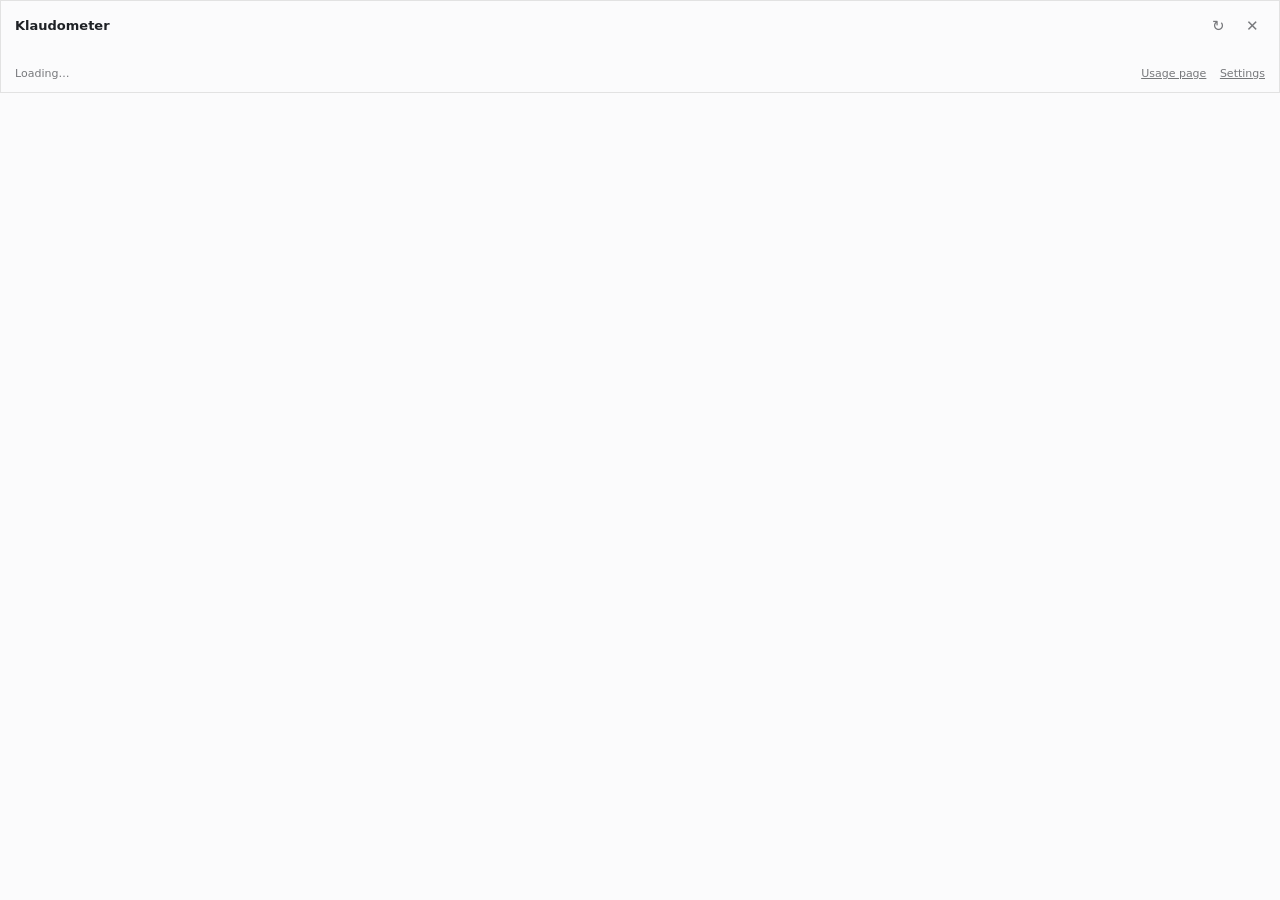
<file: desktop/ui/index.html>
<!doctype html>
<html lang="en">
<head>
  <meta charset="utf-8">
  <meta name="viewport" content="width=device-width, initial-scale=1">
  <title>Klaudometer</title>
  <link rel="stylesheet" href="colors.css">
  <link rel="stylesheet" href="card.css">
</head>
<body>
  <main class="card">
    <header data-tauri-drag-region>
      <span class="name" data-tauri-drag-region>Klaudometer</span>
      <span class="plan" id="plan" hidden></span>
      <button id="refresh" title="Refresh now" aria-label="Refresh now">&#x21bb;</button>
      <button id="close" title="Close" aria-label="Close">&#x2715;</button>
    </header>
    <section class="meters" id="meters" aria-live="polite"></section>
    <a href="#" class="update" id="sign-in" hidden>Sign in to Claude Code…</a>
    <a href="#" class="update" id="update" hidden></a>
    <footer>
      <span id="footer">Loading…</span>
      <span class="links">
        <a href="#" id="usage-page">Usage page</a>
        <a href="#" id="settings">Settings</a>
      </span>
    </footer>
  </main>
  <script src="card.js"></script>
</body>
</html>
</file>
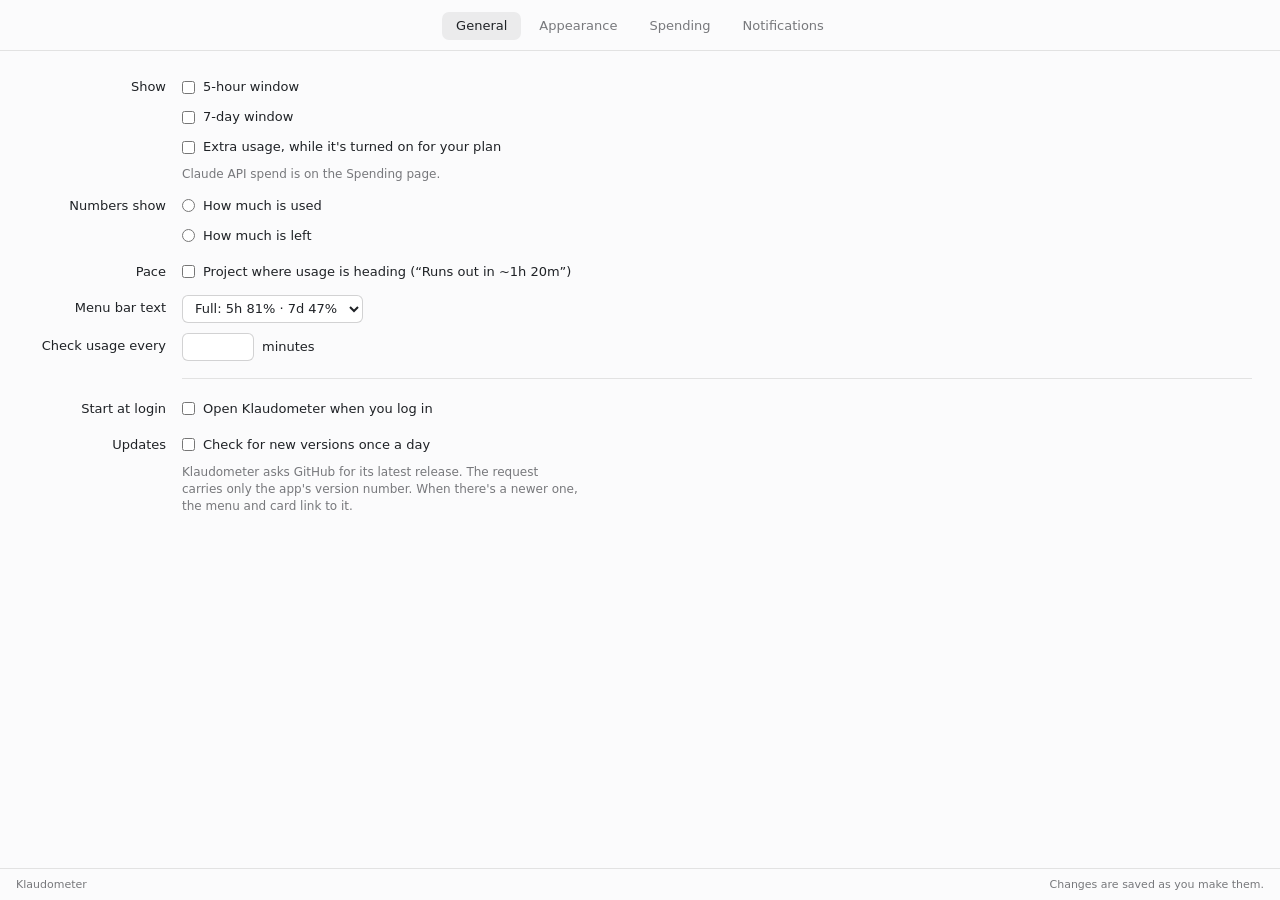
<file: desktop/ui/settings.html>
<!doctype html>
<html lang="en">
<head>
  <meta charset="utf-8">
  <meta name="viewport" content="width=device-width, initial-scale=1">
  <title>Klaudometer Settings</title>
  <link rel="stylesheet" href="colors.css">
  <link rel="stylesheet" href="settings.css">
</head>
<body>
  <nav class="tabs" role="tablist" aria-label="Settings pages">
    <button role="tab" id="tab-general" aria-controls="general" aria-selected="true">General</button>
    <button role="tab" id="tab-appearance" aria-controls="appearance" aria-selected="false" tabindex="-1">Appearance</button>
    <button role="tab" id="tab-spending" aria-controls="spending" aria-selected="false" tabindex="-1">Spending</button>
    <button role="tab" id="tab-notifications" aria-controls="notifications" aria-selected="false" tabindex="-1">Notifications</button>
  </nav>

  <main>
    <section id="general" role="tabpanel" aria-labelledby="tab-general">
      <div class="row">
        <div class="label">Show</div>
        <div class="control">
          <label><input type="checkbox" data-key="show_five_hour"> 5-hour window</label>
          <label><input type="checkbox" data-key="show_seven_day"> 7-day window</label>
          <label><input type="checkbox" data-key="show_extra"> Extra usage, while it's turned on for your plan</label>
          <p class="hint">Claude API spend is on the Spending page.</p>
        </div>
      </div>
      <div class="row">
        <div class="label">Numbers show</div>
        <div class="control">
          <label><input type="radio" name="show_remaining" value="false"> How much is used</label>
          <label><input type="radio" name="show_remaining" value="true"> How much is left</label>
        </div>
      </div>
      <div class="row">
        <div class="label">Pace</div>
        <div class="control">
          <label><input type="checkbox" data-key="show_pace"> Project where usage is heading (“Runs out in ~1h 20m”)</label>
        </div>
      </div>
      <div class="row" id="label-row">
        <div class="label"><label for="label-select" id="label-title">Menu bar text</label></div>
        <div class="control">
          <select id="label-select" data-key="label">
            <option value="full">Full: 5h 81% · 7d 47%</option>
            <option value="compact">Compact: 81% · 47%</option>
            <option value="off">Off: just the icon</option>
          </select>
          <p class="hint" id="label-hint" hidden>Shown next to the icon where your desktop supports it.</p>
        </div>
      </div>
      <div class="row">
        <div class="label"><label for="refresh">Check usage every</label></div>
        <div class="control inline">
          <input type="number" id="refresh" min="1" max="60" step="1" data-key="refresh_minutes"> minutes
        </div>
      </div>
      <div class="separator"></div>
      <div class="row">
        <div class="label">Start at login</div>
        <div class="control">
          <label><input type="checkbox" id="start-at-login"> Open Klaudometer when you log in</label>
          <p class="hint error" id="login-error" hidden></p>
        </div>
      </div>
      <div class="row">
        <div class="label">Updates</div>
        <div class="control">
          <label><input type="checkbox" data-key="check_updates"> Check for new versions once a day</label>
          <p class="hint">Klaudometer asks GitHub for its latest release. The request carries only the app's version number. When there's a newer one, the menu and card link to it.</p>
        </div>
      </div>
    </section>

    <section id="appearance" role="tabpanel" aria-labelledby="tab-appearance" hidden>
      <div class="row">
        <div class="label">Theme</div>
        <div class="control">
          <div class="themes" id="themes" role="radiogroup" aria-label="Theme"></div>
        </div>
      </div>
      <div class="row">
        <div class="label">Colours</div>
        <div class="control">
          <div class="colors" id="colors"></div>
          <p class="hint">Pick a colour to change just that one. Reset puts back the theme's colour.</p>
        </div>
      </div>
      <div class="separator"></div>
      <div class="row">
        <div class="label"><label for="warning">Warning level</label></div>
        <div class="control inline"><input type="number" id="warning" min="1" max="100" step="1" data-key="warning"> %</div>
      </div>
      <div class="row">
        <div class="label"><label for="critical">Critical level</label></div>
        <div class="control inline"><input type="number" id="critical" min="1" max="100" step="1" data-key="critical"> %</div>
      </div>
      <div class="row">
        <div class="label"></div>
        <div class="control">
          <label><input type="checkbox" data-key="color_by_level"> Change ring colour at these levels</label>
          <p class="hint">The levels also decide when warning and critical notifications go out. For API spend they're a share of your monthly budget.</p>
        </div>
      </div>
    </section>

    <section id="spending" role="tabpanel" aria-labelledby="tab-spending" hidden>
      <div class="row">
        <div class="label">Claude API</div>
        <div class="control">
          <label><input type="checkbox" data-key="show_api"> Show this month's API spend</label>
        </div>
      </div>
      <div class="row">
        <div class="label"><label for="budget">Monthly budget</label></div>
        <div class="control inline">$ <input type="number" id="budget" min="1" step="10" data-key="api_budget" class="wide"></div>
      </div>
      <div class="row">
        <div class="label"></div>
        <div class="control">
          <p class="hint">Spend comes from your Console organization's cost report and updates within a few minutes. It needs an Admin API key. Individual Console accounts can't create one, so set up an organization first. The budget is only used for the ring and alerts.</p>
        </div>
      </div>
      <div class="separator"></div>
      <div class="row">
        <div class="label">Admin API key</div>
        <div class="control">
          <div class="status" id="key-status"><span class="icon" aria-hidden="true"></span><span class="text">Checking…</span></div>
          <p class="hint" id="api-check" role="status"></p>
          <form class="key-form" id="key-form" autocomplete="off">
            <input type="password" id="key-input" placeholder="sk-ant-admin01-…" aria-label="Admin API key" spellcheck="false">
            <button type="submit" class="button primary" id="key-save">Save Key</button>
            <button type="button" class="button" id="key-remove" hidden>Remove</button>
          </form>
          <p class="hint" id="key-message" role="status"></p>
          <p class="hint" id="key-where"></p>
          <a href="#" id="admin-keys">Create an Admin API key in the Claude Console</a>
        </div>
      </div>
    </section>

    <section id="notifications" role="tabpanel" aria-labelledby="tab-notifications" hidden>
      <div class="row">
        <div class="label">Notify me</div>
        <div class="control">
          <label><input type="checkbox" data-key="notify_warning"> <span>When a meter reaches the warning level (<span data-level="warning"></span>%)</span></label>
          <label><input type="checkbox" data-key="notify_critical"> <span>When a meter reaches the critical level (<span data-level="critical"></span>%)</span></label>
          <label><input type="checkbox" data-key="notify_pace"> When a meter is on pace to run out before it resets</label>
          <label><input type="checkbox" data-key="notify_reset"> When a window resets</label>
          <p class="hint">Levels are set on the Appearance page. Each alert is sent once per window or month, even if you run Klaudometer in more than one place.</p>
        </div>
      </div>
      <div class="separator"></div>
      <div class="row">
        <div class="label"></div>
        <div class="control">
          <button type="button" class="button" id="test-notification">Send Test Notification</button>
          <p class="hint" id="test-result" role="status"></p>
        </div>
      </div>
    </section>
  </main>

  <footer>
    <span id="version">Klaudometer</span>
    <span id="saved" role="status">Changes are saved as you make them.</span>
  </footer>

  <script src="settings.js"></script>
</body>
</html>
</file>
<file: desktop/ui/colors.css>
/* Colours shared by the card and the settings window, following the system's light or dark mode. */
:root {
  --bg: #1f2226;
  --fg: #eceff1;
  --muted: rgba(236, 239, 241, 0.6);
  --track: rgba(236, 239, 241, 0.13);
  --chip: rgba(236, 239, 241, 0.1);
  --border: rgba(255, 255, 255, 0.08);
  --warning: #e8a33d;
  --accent: #d97757;
  --ok: #8db06e;
  --field: rgba(236, 239, 241, 0.06);
  --field-border: rgba(236, 239, 241, 0.16);
  color-scheme: dark;
}

@media (prefers-color-scheme: light) {
  :root {
    --bg: #fbfbfc;
    --fg: #1f2226;
    --muted: rgba(31, 34, 38, 0.6);
    --track: rgba(31, 34, 38, 0.12);
    --chip: rgba(31, 34, 38, 0.07);
    --border: rgba(0, 0, 0, 0.1);
    --warning: #b8740f;
    --accent: #c4613f;
    --ok: #4f7a32;
    --field: #ffffff;
    --field-border: rgba(31, 34, 38, 0.2);
    color-scheme: light;
  }
}
</file>
<file: desktop/ui/card.css>
* {
  box-sizing: border-box;
}

html,
body {
  margin: 0;
  background: var(--bg);
  color: var(--fg);
  font: 13px/1.35 system-ui, -apple-system, "Segoe UI", "Noto Sans", sans-serif;
  user-select: none;
  overflow: hidden;
}

/* card.js sets the width and sizes the window to fit. */
.card {
  display: flex;
  flex-direction: column;
  padding: 12px 14px 10px;
  border: 1px solid var(--border);
}

header {
  display: flex;
  align-items: center;
  gap: 8px;
}

.name {
  flex: 1;
  font-weight: 600;
}

.plan {
  padding: 1px 9px;
  border-radius: 999px;
  background: var(--chip);
  font-size: 11px;
  color: var(--muted);
}

header button {
  width: 26px;
  height: 26px;
  border: 0;
  border-radius: 6px;
  background: transparent;
  color: var(--muted);
  font-size: 15px;
  cursor: pointer;
}

header button:hover {
  background: var(--chip);
  color: var(--fg);
}

.meters {
  display: grid;
  grid-auto-flow: column;
  grid-auto-columns: 1fr;
  gap: 10px;
  align-items: start;
  padding-top: 14px;
}

.meter {
  display: flex;
  flex-direction: column;
  align-items: center;
  text-align: center;
  min-width: 0;
}

.meter.stale svg {
  opacity: 0.5;
}

.ring {
  position: relative;
}

.ring .value {
  position: absolute;
  inset: 0;
  display: flex;
  flex-direction: column;
  align-items: center;
  justify-content: center;
}

.ring .big {
  font-weight: 700;
  letter-spacing: -0.02em;
}

.ring .sub {
  color: var(--muted);
}

.title {
  max-width: 100%;
  margin-top: 8px;
  font-weight: 600;
  white-space: nowrap;
  overflow: hidden;
  text-overflow: ellipsis;
}

.title .dot {
  display: inline-block;
  width: 7px;
  height: 7px;
  margin-right: 5px;
  border-radius: 50%;
  vertical-align: 1px;
}

.caption {
  margin-top: 2px;
}

.small {
  font-size: 11px;
  color: var(--muted);
}

.small.warn {
  color: var(--warning);
}

/* A newer release: a quiet strip above the footer. */
.update {
  display: block;
  margin-top: 14px;
  padding: 6px 10px;
  border-radius: 7px;
  background: var(--chip);
  color: var(--accent);
  font-size: 12px;
  font-weight: 600;
  text-align: center;
  text-decoration: none;
}

.update:hover {
  text-decoration: underline;
}

.update[hidden] {
  display: none;
}

footer {
  display: flex;
  justify-content: space-between;
  gap: 10px;
  margin-top: 14px;
  font-size: 11px;
  color: var(--muted);
}

footer .error {
  color: var(--warning);
}

footer .links {
  flex-shrink: 0;
  white-space: nowrap;
}

footer .links a {
  margin-left: 10px;
  color: var(--muted);
}

footer .links a:hover {
  color: var(--fg);
}
</file>
<file: desktop/ui/settings.css>
* {
  box-sizing: border-box;
}

html,
body {
  margin: 0;
  height: 100%;
  background: var(--bg);
  color: var(--fg);
  font: 13px/1.4 system-ui, -apple-system, "Segoe UI", "Noto Sans", sans-serif;
}

body {
  display: flex;
  flex-direction: column;
  user-select: none;
}

input,
select,
button {
  font: inherit;
  color: inherit;
}

a {
  color: var(--accent);
}

/* Tabs, like a preferences toolbar. */
.tabs {
  display: flex;
  justify-content: center;
  gap: 4px;
  padding: 12px 16px 10px;
  border-bottom: 1px solid var(--border);
}

.tabs button {
  padding: 5px 14px;
  border: 0;
  border-radius: 7px;
  background: transparent;
  color: var(--muted);
  font-weight: 500;
  cursor: pointer;
}

.tabs button:hover {
  color: var(--fg);
}

.tabs button[aria-selected="true"] {
  background: var(--chip);
  color: var(--fg);
}

main {
  flex: 1;
  overflow-y: auto;
  padding: 18px 28px 22px 16px;
}

/* A form layout: labels right-aligned beside their controls. */
.row {
  display: grid;
  grid-template-columns: 150px minmax(0, 1fr);
  gap: 16px;
  padding: 5px 0;
}

.label {
  text-align: right;
  line-height: 26px;
}

.control {
  display: flex;
  flex-direction: column;
  align-items: flex-start;
  gap: 4px;
  min-width: 0;
}

.control > label {
  display: flex;
  align-items: center;
  gap: 8px;
  min-height: 26px;
}

.control.inline {
  flex-direction: row;
  align-items: center;
  gap: 8px;
  min-height: 26px;
}

input[type="checkbox"],
input[type="radio"] {
  margin: 0;
  accent-color: var(--accent);
}

input[type="number"],
input[type="password"],
select {
  height: 28px;
  padding: 0 8px;
  border: 1px solid var(--field-border);
  border-radius: 6px;
  background: var(--field);
}

input[type="number"] {
  width: 72px;
}

input[type="number"].wide {
  width: 100px;
}

input:focus-visible,
select:focus-visible,
button:focus-visible,
a:focus-visible {
  outline: 2px solid var(--accent);
  outline-offset: 1px;
}

input:disabled,
select:disabled,
label:has(input:disabled) {
  opacity: 0.5;
}

.hint {
  max-width: 400px;
  margin: 2px 0 0;
  font-size: 12px;
  color: var(--muted);
  user-select: text;
}

.hint:empty {
  display: none;
}

.error {
  color: var(--warning);
}

.separator {
  height: 1px;
  margin: 12px 0 12px 166px;
  background: var(--border);
}

.button {
  height: 28px;
  padding: 0 12px;
  border: 1px solid var(--field-border);
  border-radius: 6px;
  background: var(--field);
  cursor: pointer;
  white-space: nowrap;
}

.button:hover {
  border-color: var(--muted);
}

.button.primary {
  border-color: transparent;
  background: var(--accent);
  color: #fff;
}

.button.primary:hover {
  filter: brightness(1.08);
}

.button:disabled {
  opacity: 0.5;
  cursor: default;
}

/* Theme picker: a small pair of rings per theme. */
.themes {
  display: flex;
  flex-wrap: wrap;
  gap: 6px;
}

.theme {
  display: flex;
  flex-direction: column;
  align-items: center;
  gap: 6px;
  width: 82px;
  padding: 10px 4px 8px;
  border: 1px solid var(--field-border);
  border-radius: 10px;
  background: var(--field);
  cursor: pointer;
  font-size: 12px;
}

.theme input {
  position: absolute;
  opacity: 0;
  pointer-events: none;
}

.theme.selected {
  border-color: var(--accent);
  box-shadow: inset 0 0 0 1px var(--accent);
}

.theme:focus-within {
  outline: 2px solid var(--accent);
  outline-offset: 1px;
}

/* Single colour overrides. */
.colors {
  display: grid;
  grid-template-columns: repeat(auto-fill, minmax(150px, 1fr));
  gap: 6px 16px;
  width: 100%;
  max-width: 400px;
}

.color {
  display: flex;
  align-items: center;
  gap: 8px;
  min-height: 28px;
}

.color input {
  width: 32px;
  height: 24px;
  padding: 0;
  border: 1px solid var(--field-border);
  border-radius: 5px;
  background: none;
  cursor: pointer;
}

.color button {
  padding: 0;
  border: 0;
  background: none;
  color: var(--accent);
  font-size: 12px;
  cursor: pointer;
}

/* Admin API key. */
.status {
  display: flex;
  align-items: center;
  gap: 7px;
  min-height: 26px;
}

.status .icon {
  width: 9px;
  height: 9px;
  border-radius: 50%;
  background: var(--muted);
}

.status.found .icon {
  background: var(--ok);
}

.status.problem .icon {
  background: var(--warning);
}

.key-form {
  display: flex;
  gap: 8px;
  width: 100%;
  max-width: 420px;
  margin-top: 4px;
}

.key-form input {
  flex: 1;
  min-width: 0;
  font-family: ui-monospace, "SF Mono", "Cascadia Mono", Consolas, "Noto Sans Mono", monospace;
  user-select: text;
}

.key-form + .hint {
  margin-top: 4px;
}

footer {
  display: flex;
  justify-content: space-between;
  gap: 12px;
  padding: 8px 16px;
  border-top: 1px solid var(--border);
  font-size: 11px;
  color: var(--muted);
}

footer .error {
  color: var(--warning);
}
</file>
